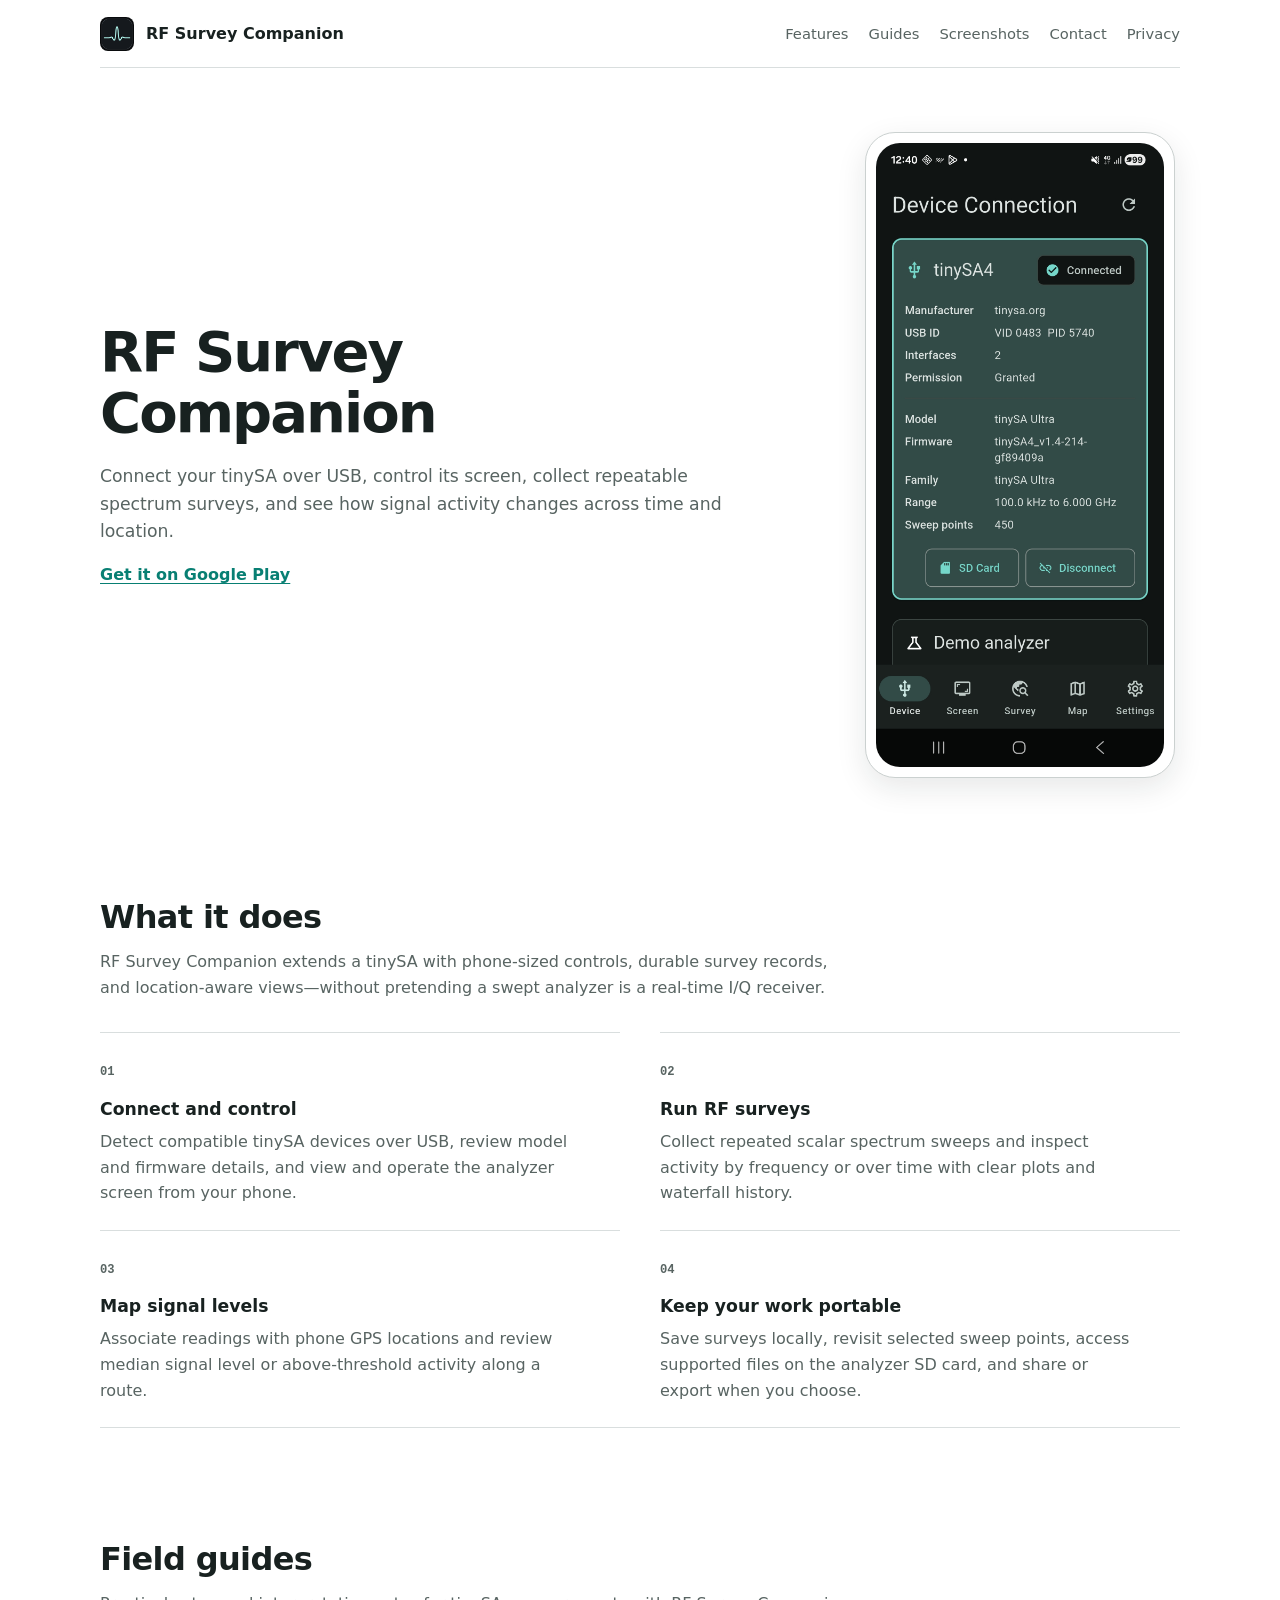
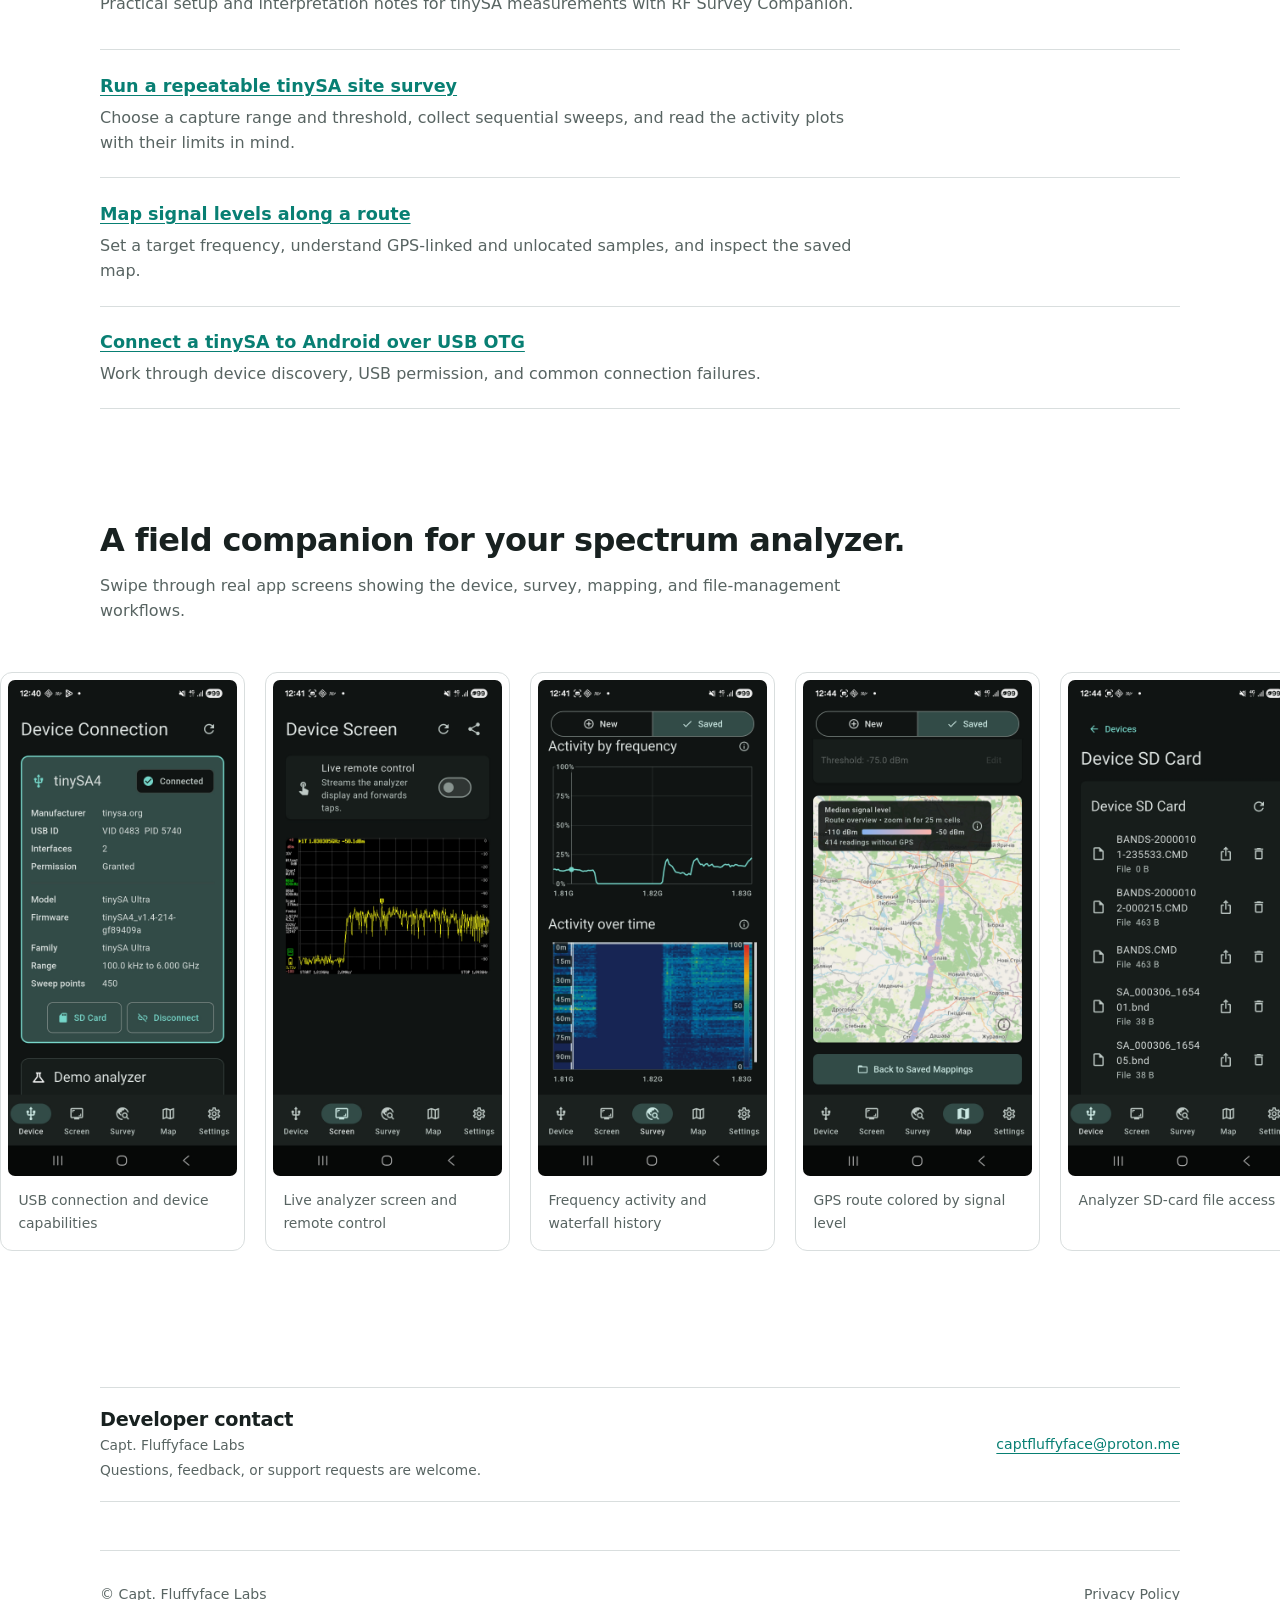
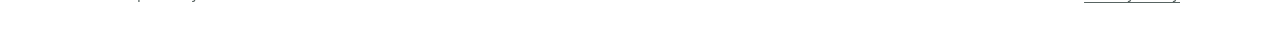
<file: index.html>
<!doctype html>
<html lang="en">
<head>
<!-- Google tag (gtag.js) -->
<script async src="https://www.googletagmanager.com/gtag/js?id=G-D0P46Y634H"></script>
<script>
  window.dataLayer = window.dataLayer || [];
  function gtag(){dataLayer.push(arguments);}
  gtag('js', new Date());

  gtag('config', 'G-D0P46Y634H');
</script>
  <meta charset="utf-8">
  <meta name="viewport" content="width=device-width, initial-scale=1">
  <meta name="description" content="RF Survey Companion is an Android companion for tinySA devices with phone-based screen control, RF surveys, mapping, and local exports.">
  <meta name="theme-color" content="#ffffff">
  <title>RF Survey Companion — TinySA field companion</title>
  <style>
    :root {
      color-scheme: light;
      --bg: #ffffff;
      --surface: #f7f8f8;
      --line: #d9dede;
      --text: #182120;
      --muted: #586462;
      --accent: #087f73;
      --max: 1080px;
    }

    * { box-sizing: border-box; }

    html { scroll-behavior: smooth; }

    body {
      margin: 0;
      background: var(--bg);
      color: var(--text);
      font-family: Inter, ui-sans-serif, system-ui, -apple-system, BlinkMacSystemFont, "Segoe UI", sans-serif;
      line-height: 1.6;
    }

    a { color: inherit; }

    .wrap {
      width: min(calc(100% - 2rem), var(--max));
      margin-inline: auto;
    }

    header {
      display: flex;
      align-items: center;
      justify-content: space-between;
      min-height: 68px;
      border-bottom: 1px solid var(--line);
      gap: 1rem;
    }

    .brand {
      display: inline-flex;
      align-items: center;
      gap: .75rem;
      color: var(--text);
      font-size: 1rem;
      font-weight: 700;
      text-decoration: none;
    }

    .brand-mark {
      width: 34px;
      height: 34px;
      border-radius: 8px;
    }

    nav { display: flex; gap: 1.25rem; }
    nav a { color: var(--muted); font-size: .92rem; text-decoration: none; }
    nav a:hover, nav a:focus-visible { color: var(--text); text-decoration: underline; }

    .hero {
      display: grid;
      grid-template-columns: minmax(0, 1fr) minmax(250px, 320px);
      align-items: center;
      gap: clamp(2.5rem, 7vw, 6rem);
      padding: 4rem 0;
    }

    .eyebrow {
      margin: 0 0 1rem;
      color: var(--accent);
      font-size: .78rem;
      font-weight: 800;
      letter-spacing: .16em;
      text-transform: uppercase;
    }

    h1 {
      max-width: 620px;
      margin: 0;
      font-size: clamp(2.2rem, 5vw, 3.5rem);
      font-weight: 650;
      letter-spacing: -.035em;
      line-height: 1.08;
    }

    .hero-copy {
      max-width: 650px;
      margin: 1.25rem 0 0;
      color: var(--muted);
      font-size: 1.08rem;
    }

    .store-link {
      display: inline-block;
      margin-top: 1rem;
      color: var(--accent);
      font-weight: 600;
      text-underline-offset: 3px;
    }

    .phone {
      position: relative;
      width: min(100%, 310px);
      margin-inline: auto;
      padding: 10px;
      overflow: hidden;
      border: 1px solid #cbd1d0;
      border-radius: 30px;
      background: #ffffff;
      box-shadow: 0 10px 30px rgba(24, 33, 32, .1);
    }

    .phone img { display: block; width: 100%; height: auto; border-radius: 24px; }

    section { padding: 3.5rem 0; }

    .section-heading {
      display: grid;
      grid-template-columns: 1fr;
      gap: .8rem;
      align-items: start;
      margin-bottom: 2rem;
    }

    h2 { margin: 0; font-size: clamp(1.5rem, 3vw, 2rem); letter-spacing: -.02em; line-height: 1.2; }
    .section-heading p { max-width: 760px; margin: 0; color: var(--muted); }

    .features {
      display: grid;
      grid-template-columns: repeat(2, minmax(0, 1fr));
      gap: 0 2.5rem;
      border-bottom: 1px solid var(--line);
    }

    .feature { padding: 1.5rem 0; border-top: 1px solid var(--line); background: var(--bg); }
    .feature-number { color: var(--muted); font: 600 .76rem/1 ui-monospace, SFMono-Regular, Menlo, monospace; }
    .feature h3 { margin: .8rem 0 .35rem; font-size: 1.08rem; }
    .feature p { max-width: 470px; margin: 0; color: var(--muted); }

    .guides { border-bottom: 1px solid var(--line); }
    .guide { padding: 1.35rem 0; border-top: 1px solid var(--line); }
    .guide h3 { margin: 0 0 .3rem; font-size: 1.1rem; }
    .guide h3 a { color: var(--accent); text-underline-offset: 3px; }
    .guide p { max-width: 760px; margin: 0; color: var(--muted); }

    .gallery-shell {
      margin-inline: calc((100vw - min(100vw - 2rem, var(--max))) / -2);
      overflow: hidden;
    }

    .gallery {
      display: grid;
      grid-auto-columns: minmax(245px, 325px);
      grid-auto-flow: column;
      gap: 1.25rem;
      overflow-x: auto;
      padding: 1rem max(1rem, calc((100vw - var(--max)) / 2)) 2rem;
      scroll-snap-type: x mandatory;
      scrollbar-color: #aeb8b6 transparent;
    }

    figure {
      margin: 0;
      padding: 7px;
      border: 1px solid var(--line);
      border-radius: 12px;
      background: #ffffff;
      scroll-snap-align: start;
    }

    figure img { display: block; width: 100%; height: auto; border-radius: 7px; }
    figcaption { padding: .85rem .65rem .55rem; color: var(--muted); font-size: .87rem; }

    #contact { padding: 3rem 0; }

    .contact {
      display: flex;
      align-items: center;
      justify-content: space-between;
      gap: 2rem;
      padding: 1.25rem 0;
      border-top: 1px solid var(--line);
      border-bottom: 1px solid var(--line);
    }

    .contact .eyebrow { margin-bottom: .35rem; font-size: .68rem; }
    .contact h2 { font-size: 1.2rem; letter-spacing: -.015em; }
    .contact p { margin: .2rem 0 0; color: var(--muted); font-size: .86rem; }
    .contact a { flex: 0 0 auto; color: var(--accent); font-size: .88rem; text-underline-offset: 4px; }

    footer {
      display: flex;
      justify-content: space-between;
      gap: 1.5rem;
      padding: 2rem 0 3rem;
      border-top: 1px solid var(--line);
      color: var(--muted);
      font-size: .88rem;
    }

    footer p { margin: 0; }
    footer a { text-underline-offset: 3px; }

    @media (max-width: 720px) {
      nav { display: none; }
      .hero { grid-template-columns: 1fr; padding-top: 3rem; text-align: left; }
      .phone { width: min(78vw, 310px); }
      .features { grid-template-columns: 1fr; }
      .contact { align-items: flex-start; flex-direction: column; }
      footer { flex-direction: column; }
    }

    @media (prefers-reduced-motion: reduce) {
      html { scroll-behavior: auto; }
    }
  </style>
</head>
<body>
  <header class="wrap">
    <a class="brand" href="#top" aria-label="RF Survey Companion home">
      <img class="brand-mark" src="assets/app-icon.png" alt="" width="512" height="512">
      <span>RF Survey Companion</span>
    </a>
    <nav aria-label="Main navigation">
      <a href="#features">Features</a>
      <a href="#guides">Guides</a>
      <a href="#screenshots">Screenshots</a>
      <a href="#contact">Contact</a>
      <a href="privacy/">Privacy</a>
    </nav>
  </header>

  <main id="top">
    <div class="hero wrap">
      <div>
        <h1>RF Survey Companion</h1>
        <p class="hero-copy">Connect your tinySA over USB, control its screen, collect repeatable spectrum surveys, and see how signal activity changes across time and location.</p>
        <a class="store-link" href="https://play.google.com/store/apps/details?id=com.captfluffyface.rfsurveycompanion">Get it on Google Play</a>
      </div>
      <div class="phone">
        <img src="assets/screenshots/device-connection.jpg" alt="RF Survey Companion showing a connected tinySA Ultra" width="1080" height="2340">
      </div>
    </div>

    <section id="features" class="wrap">
      <div class="section-heading">
        <h2>What it does</h2>
        <p>RF Survey Companion extends a tinySA with phone-sized controls, durable survey records, and location-aware views—without pretending a swept analyzer is a real-time I/Q receiver.</p>
      </div>

      <div class="features">
        <article class="feature">
          <span class="feature-number">01</span>
          <h3>Connect and control</h3>
          <p>Detect compatible tinySA devices over USB, review model and firmware details, and view and operate the analyzer screen from your phone.</p>
        </article>
        <article class="feature">
          <span class="feature-number">02</span>
          <h3>Run RF surveys</h3>
          <p>Collect repeated scalar spectrum sweeps and inspect activity by frequency or over time with clear plots and waterfall history.</p>
        </article>
        <article class="feature">
          <span class="feature-number">03</span>
          <h3>Map signal levels</h3>
          <p>Associate readings with phone GPS locations and review median signal level or above-threshold activity along a route.</p>
        </article>
        <article class="feature">
          <span class="feature-number">04</span>
          <h3>Keep your work portable</h3>
          <p>Save surveys locally, revisit selected sweep points, access supported files on the analyzer SD card, and share or export when you choose.</p>
        </article>
      </div>
    </section>

    <section id="guides" class="wrap">
      <div class="section-heading">
        <h2>Field guides</h2>
        <p>Practical setup and interpretation notes for tinySA measurements with RF Survey Companion.</p>
      </div>
      <div class="guides">
        <article class="guide">
          <h3><a href="guides/stationary-survey/">Run a repeatable tinySA site survey</a></h3>
          <p>Choose a capture range and threshold, collect sequential sweeps, and read the activity plots with their limits in mind.</p>
        </article>
        <article class="guide">
          <h3><a href="guides/route-mapping/">Map signal levels along a route</a></h3>
          <p>Set a target frequency, understand GPS-linked and unlocated samples, and inspect the saved map.</p>
        </article>
        <article class="guide">
          <h3><a href="guides/usb-connection/">Connect a tinySA to Android over USB OTG</a></h3>
          <p>Work through device discovery, USB permission, and common connection failures.</p>
        </article>
      </div>
    </section>

    <section id="screenshots" class="wrap">
      <div class="section-heading">
        <h2>A field companion for your spectrum analyzer.</h2>
        <p>Swipe through real app screens showing the device, survey, mapping, and file-management workflows.</p>
      </div>

      <div class="gallery-shell">
        <div class="gallery" aria-label="RF Survey Companion screenshots">
          <figure><img src="assets/screenshots/device-connection.jpg" alt="Connected tinySA Ultra device details" width="1080" height="2340" loading="lazy"><figcaption>USB connection and device capabilities</figcaption></figure>
          <figure><img src="assets/screenshots/remote-screen.jpg" alt="Live remote control showing the tinySA spectrum display" width="1080" height="2340" loading="lazy"><figcaption>Live analyzer screen and remote control</figcaption></figure>
          <figure><img src="assets/screenshots/survey-overview.jpg" alt="RF survey charts showing activity by frequency and over time" width="1080" height="2340" loading="lazy"><figcaption>Frequency activity and waterfall history</figcaption></figure>
          <figure><img src="assets/screenshots/mapping-route.jpg" alt="Saved route map colored by median signal level" width="1080" height="2340" loading="lazy"><figcaption>GPS route colored by signal level</figcaption></figure>
          <figure><img src="assets/screenshots/device-sd-card.jpg" alt="TinySA SD card file browser" width="1080" height="2340" loading="lazy"><figcaption>Analyzer SD-card file access</figcaption></figure>
        </div>
      </div>
    </section>

    <section id="contact" class="wrap">
      <div class="contact">
        <div>
          <h2>Developer contact</h2>
          <p>Capt. Fluffyface Labs</p>
          <p>Questions, feedback, or support requests are welcome.</p>
        </div>
        <a href="mailto:captfluffyface@proton.me">captfluffyface@proton.me</a>
      </div>
    </section>
  </main>

  <footer class="wrap">
    <p>© Capt. Fluffyface Labs</p>
    <p><a href="privacy/">Privacy Policy</a></p>
  </footer>
</body>
</html>
</file>
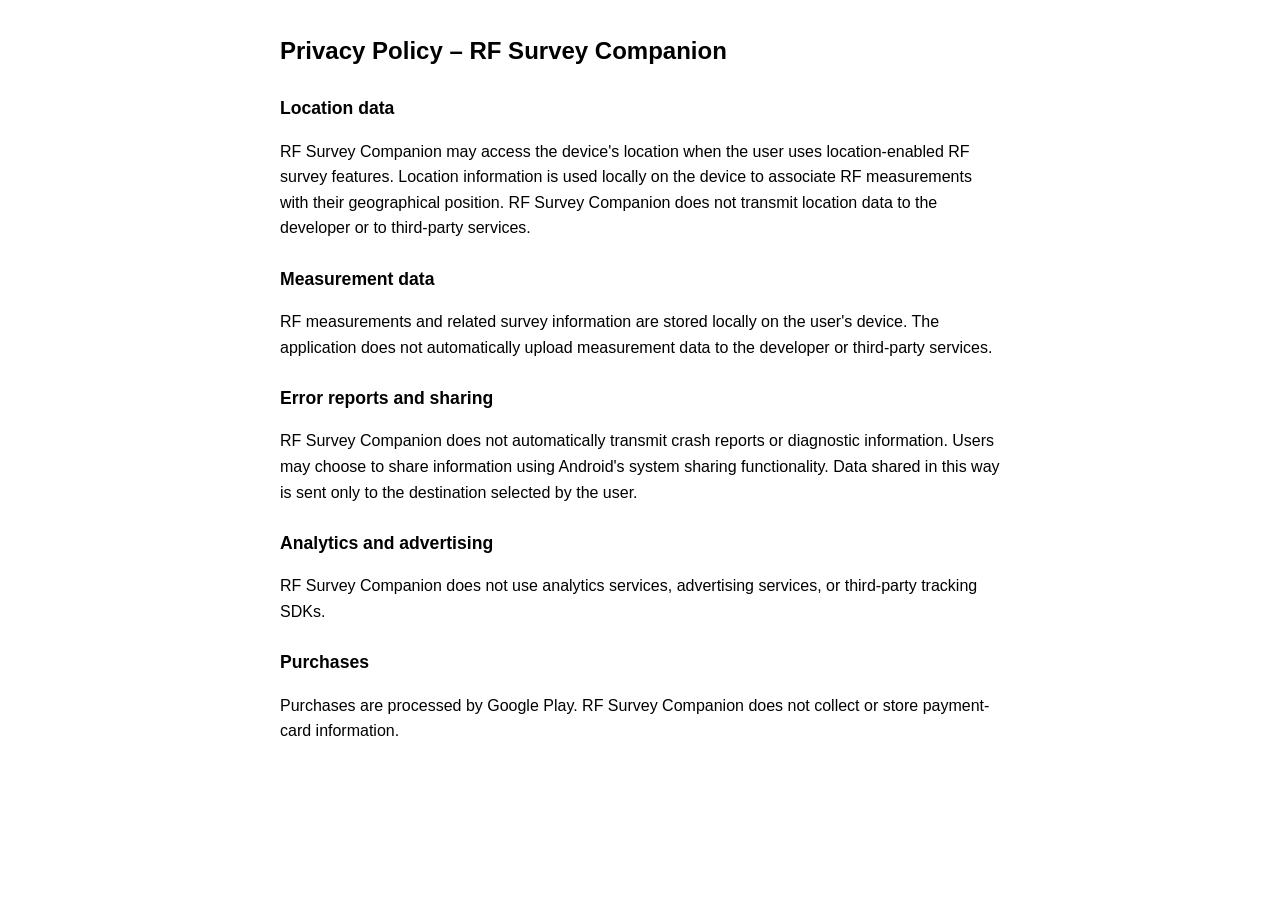
<file: privacy/index.html>
<!DOCTYPE html>
<html lang="en">
<head>
<!-- Google tag (gtag.js) -->
<script async src="https://www.googletagmanager.com/gtag/js?id=G-D0P46Y634H"></script>
<script>
  window.dataLayer = window.dataLayer || [];
  function gtag(){dataLayer.push(arguments);}
  gtag('js', new Date());

  gtag('config', 'G-D0P46Y634H');
</script>
  <meta charset="UTF-8">
  <meta name="viewport" content="width=device-width, initial-scale=1.0">
  <title>Privacy Policy – RF Survey Companion</title>
  <style>
    body { font-family: sans-serif; max-width: 720px; margin: 2rem auto; padding: 0 1rem; line-height: 1.6; }
    h1 { font-size: 1.5rem; }
    h2 { font-size: 1.1rem; margin-top: 1.5rem; }
  </style>
</head>
<body>
  <h1>Privacy Policy – RF Survey Companion</h1>

  <h2>Location data</h2>
  <p>RF Survey Companion may access the device's location when the user uses location-enabled RF survey features. Location information is used locally on the device to associate RF measurements with their geographical position. RF Survey Companion does not transmit location data to the developer or to third-party services.</p>

  <h2>Measurement data</h2>
  <p>RF measurements and related survey information are stored locally on the user's device. The application does not automatically upload measurement data to the developer or third-party services.</p>

  <h2>Error reports and sharing</h2>
  <p>RF Survey Companion does not automatically transmit crash reports or diagnostic information. Users may choose to share information using Android's system sharing functionality. Data shared in this way is sent only to the destination selected by the user.</p>

  <h2>Analytics and advertising</h2>
  <p>RF Survey Companion does not use analytics services, advertising services, or third-party tracking SDKs.</p>

  <h2>Purchases</h2>
  <p>Purchases are processed by Google Play. RF Survey Companion does not collect or store payment-card information.</p>
</body>
</html>
</file>
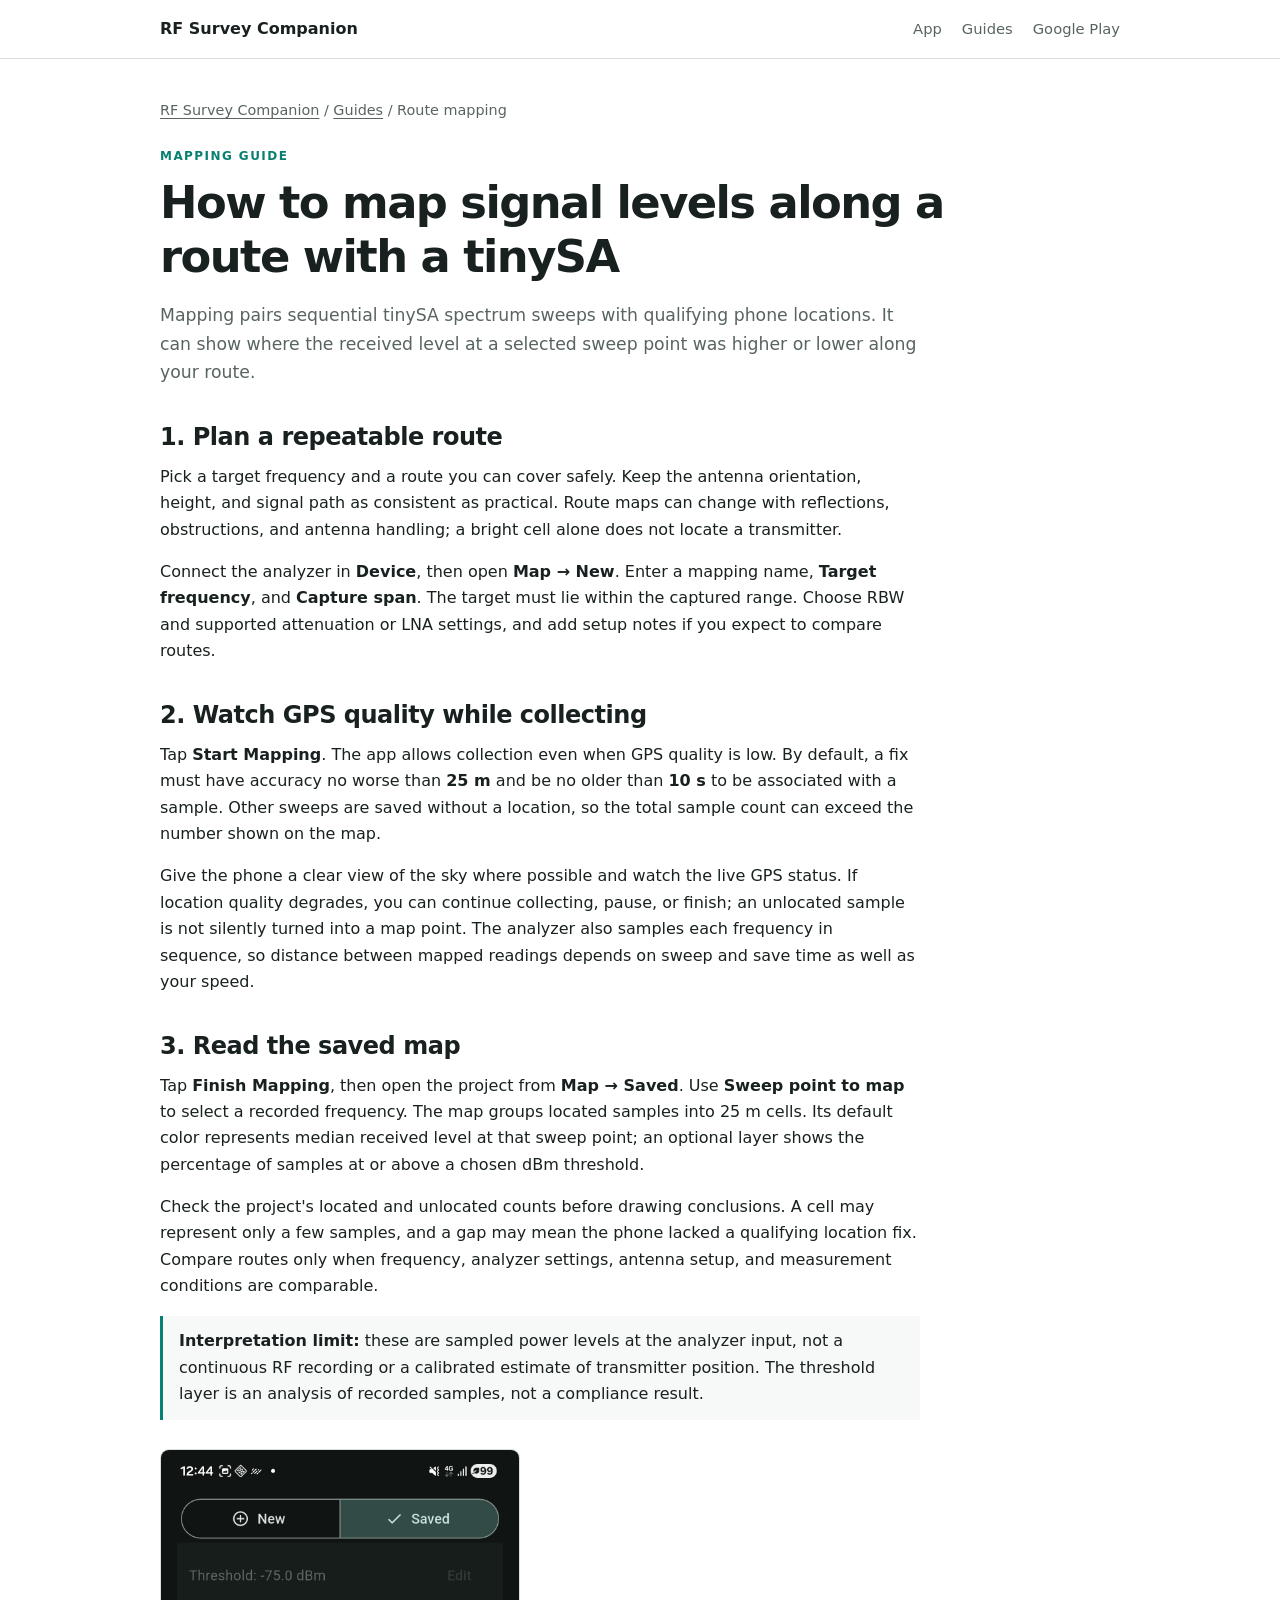
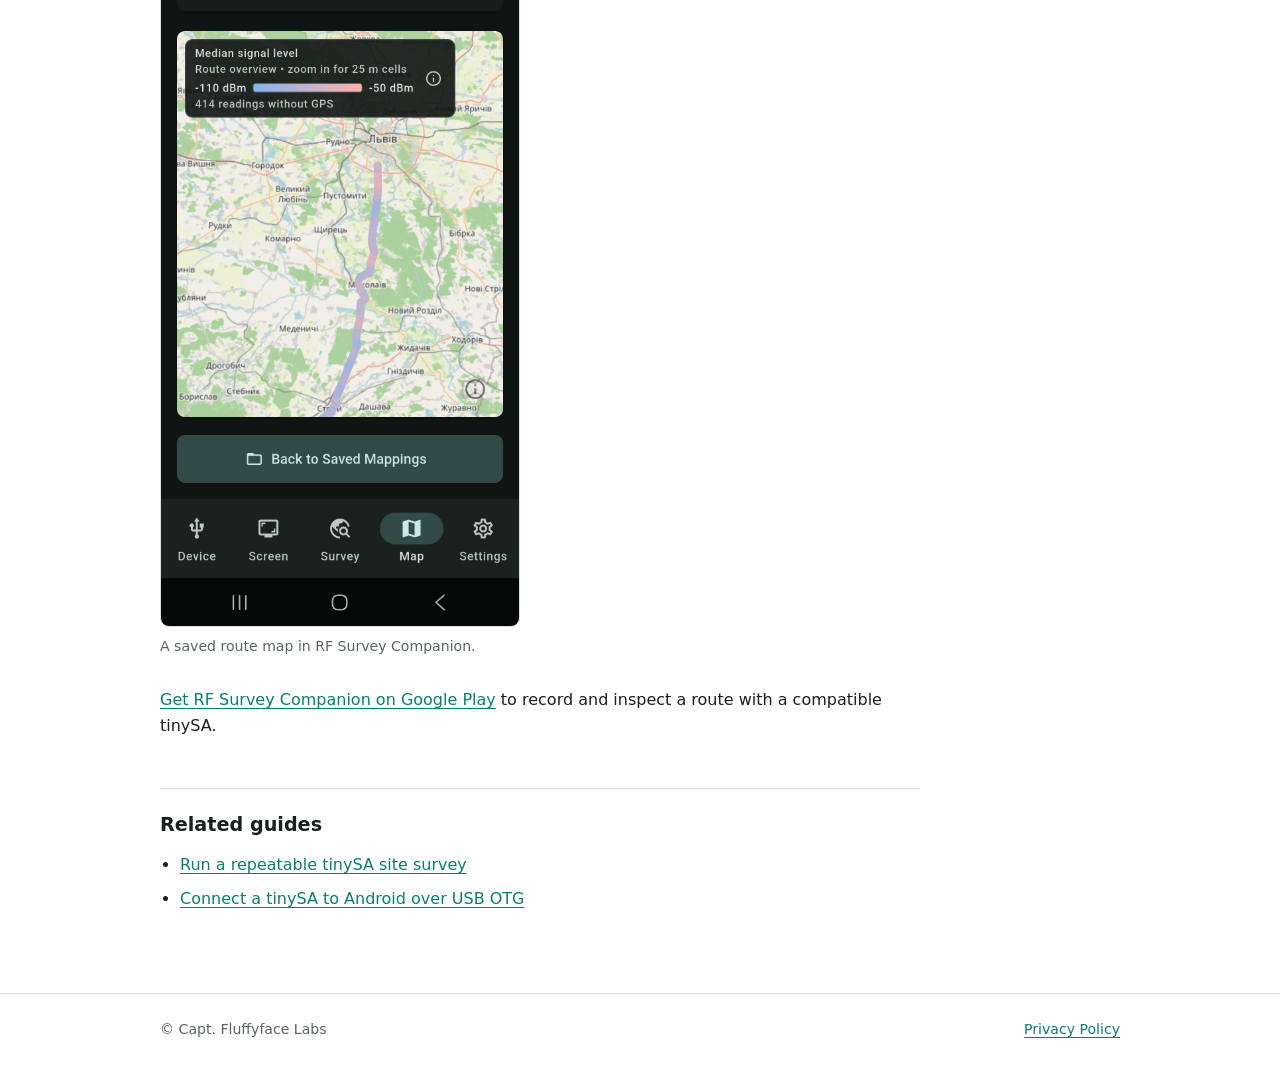
<file: guides/route-mapping/index.html>
<!doctype html>
<html lang="en">
<head>
  <!-- Google tag (gtag.js) -->
  <script async src="https://www.googletagmanager.com/gtag/js?id=G-D0P46Y634H"></script>
  <script>
    window.dataLayer = window.dataLayer || [];
    function gtag(){dataLayer.push(arguments);}
    gtag('js', new Date());
    gtag('config', 'G-D0P46Y634H');
  </script>
  <meta charset="utf-8">
  <meta name="viewport" content="width=device-width, initial-scale=1">
  <meta name="description" content="Use a tinySA and RF Survey Companion to map sampled signal levels along a route, understand GPS-linked samples, and inspect the saved frequency map.">
  <meta name="theme-color" content="#ffffff">
  <link rel="canonical" href="https://capt-fluffyface-labs.github.io/rfsc/guides/route-mapping/">
  <link rel="stylesheet" href="../../assets/guides.css">
  <title>How to map signal levels with a tinySA | RF Survey Companion</title>
</head>
<body>
  <header class="site-header">
    <div class="wrap">
      <a class="brand" href="../../">RF Survey Companion</a>
      <nav class="site-nav" aria-label="Site navigation">
        <a href="../../">App</a>
        <a href="../../#guides">Guides</a>
        <a href="https://play.google.com/store/apps/details?id=com.captfluffyface.rfsurveycompanion">Google Play</a>
      </nav>
    </div>
  </header>
  <main class="wrap">
    <p class="breadcrumbs"><a href="../../">RF Survey Companion</a> / <a href="../../#guides">Guides</a> / Route mapping</p>
    <p class="eyebrow">Mapping guide</p>
    <h1>How to map signal levels along a route with a tinySA</h1>
    <p class="lead">Mapping pairs sequential tinySA spectrum sweeps with qualifying phone locations. It can show where the received level at a selected sweep point was higher or lower along your route.</p>

    <div class="article-body">
      <h2>1. Plan a repeatable route</h2>
      <p>Pick a target frequency and a route you can cover safely. Keep the antenna orientation, height, and signal path as consistent as practical. Route maps can change with reflections, obstructions, and antenna handling; a bright cell alone does not locate a transmitter.</p>
      <p>Connect the analyzer in <strong>Device</strong>, then open <strong>Map → New</strong>. Enter a mapping name, <strong>Target frequency</strong>, and <strong>Capture span</strong>. The target must lie within the captured range. Choose RBW and supported attenuation or LNA settings, and add setup notes if you expect to compare routes.</p>

      <h2>2. Watch GPS quality while collecting</h2>
      <p>Tap <strong>Start Mapping</strong>. The app allows collection even when GPS quality is low. By default, a fix must have accuracy no worse than <strong>25 m</strong> and be no older than <strong>10 s</strong> to be associated with a sample. Other sweeps are saved without a location, so the total sample count can exceed the number shown on the map.</p>
      <p>Give the phone a clear view of the sky where possible and watch the live GPS status. If location quality degrades, you can continue collecting, pause, or finish; an unlocated sample is not silently turned into a map point. The analyzer also samples each frequency in sequence, so distance between mapped readings depends on sweep and save time as well as your speed.</p>

      <h2>3. Read the saved map</h2>
      <p>Tap <strong>Finish Mapping</strong>, then open the project from <strong>Map → Saved</strong>. Use <strong>Sweep point to map</strong> to select a recorded frequency. The map groups located samples into 25 m cells. Its default color represents median received level at that sweep point; an optional layer shows the percentage of samples at or above a chosen dBm threshold.</p>
      <p>Check the project's located and unlocated counts before drawing conclusions. A cell may represent only a few samples, and a gap may mean the phone lacked a qualifying location fix. Compare routes only when frequency, analyzer settings, antenna setup, and measurement conditions are comparable.</p>
      <p class="note"><strong>Interpretation limit:</strong> these are sampled power levels at the analyzer input, not a continuous RF recording or a calibrated estimate of transmitter position. The threshold layer is an analysis of recorded samples, not a compliance result.</p>

      <figure>
        <img src="../../assets/screenshots/mapping-route.jpg" alt="Saved mapping route colored by received signal level" width="1080" height="2340" loading="lazy">
        <figcaption>A saved route map in RF Survey Companion.</figcaption>
      </figure>
      <p><a href="https://play.google.com/store/apps/details?id=com.captfluffyface.rfsurveycompanion">Get RF Survey Companion on Google Play</a> to record and inspect a route with a compatible tinySA.</p>
    </div>

    <aside class="related" aria-label="Related guides">
      <h2>Related guides</h2>
      <ul>
        <li><a href="../stationary-survey/">Run a repeatable tinySA site survey</a></li>
        <li><a href="../usb-connection/">Connect a tinySA to Android over USB OTG</a></li>
      </ul>
    </aside>
  </main>
  <footer class="site-footer"><div class="wrap"><p>© Capt. Fluffyface Labs</p><p><a href="../../privacy/">Privacy Policy</a></p></div></footer>
</body>
</html>
</file>
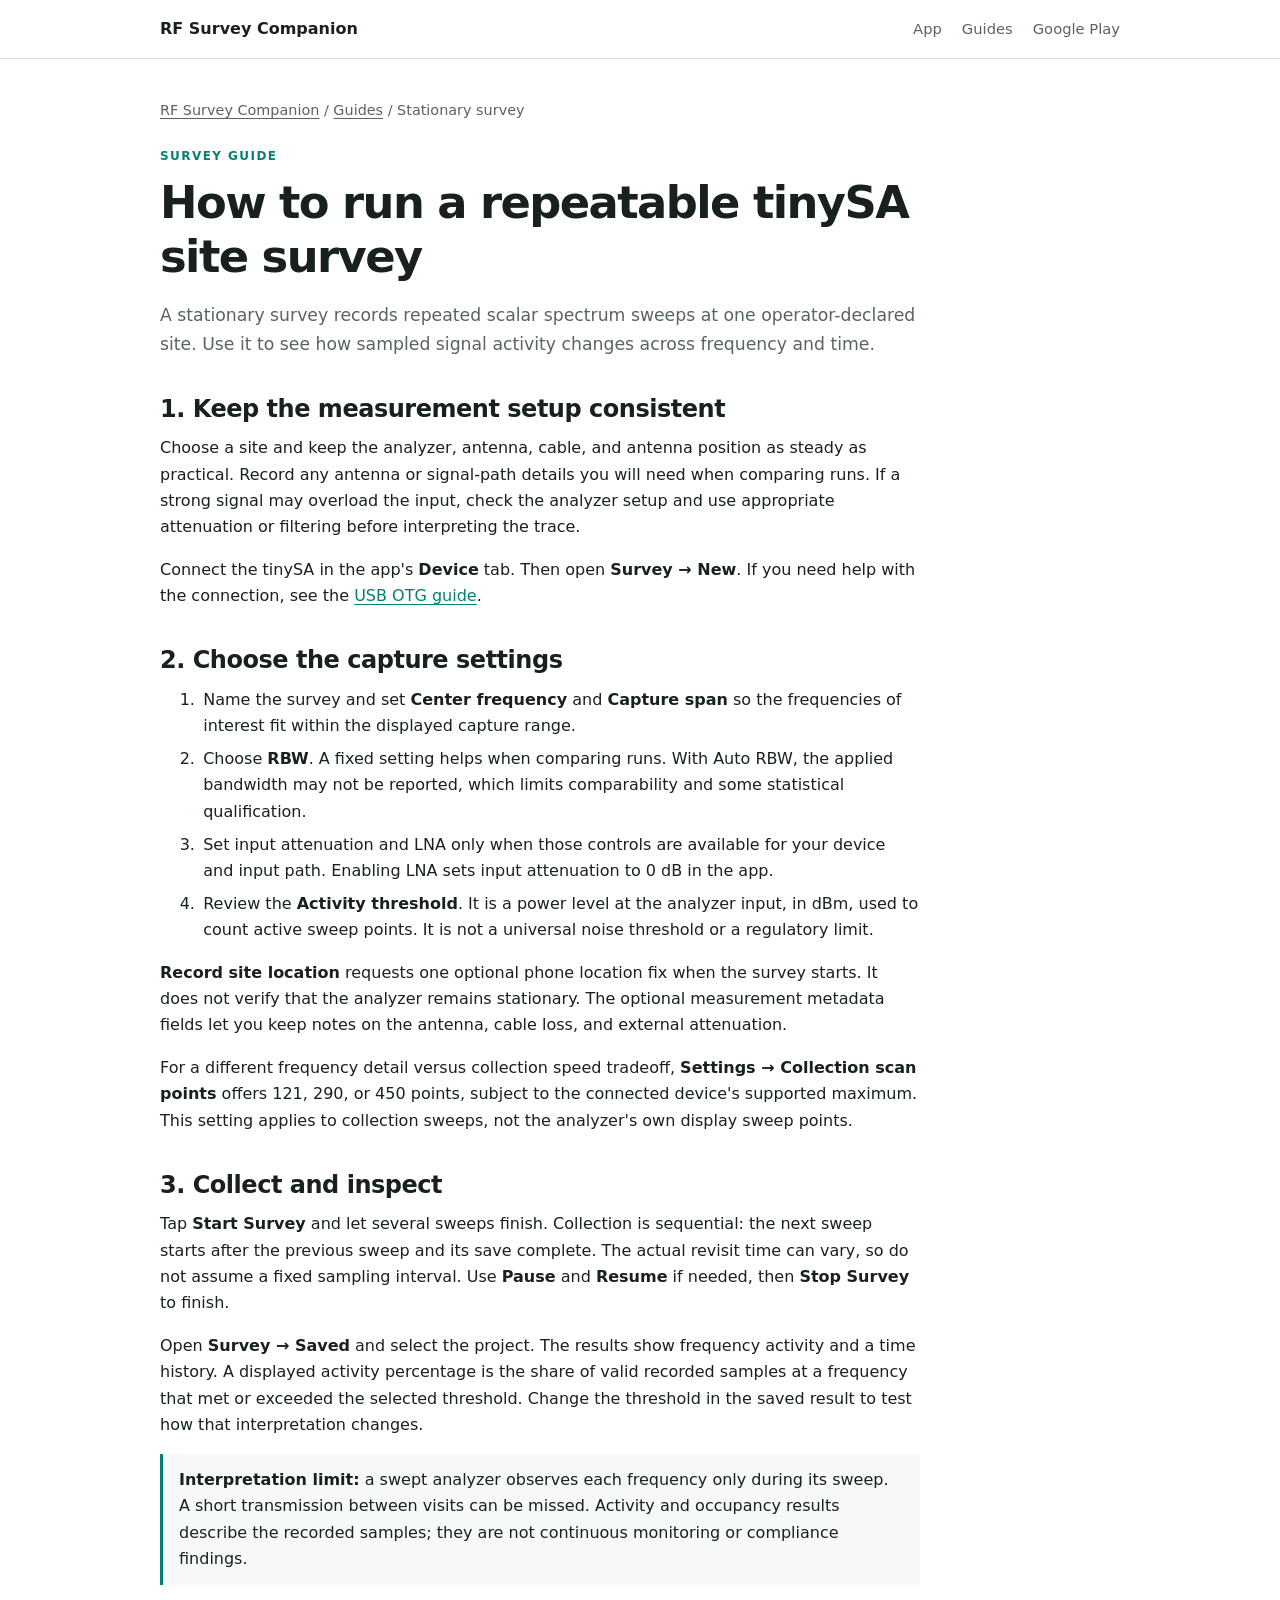
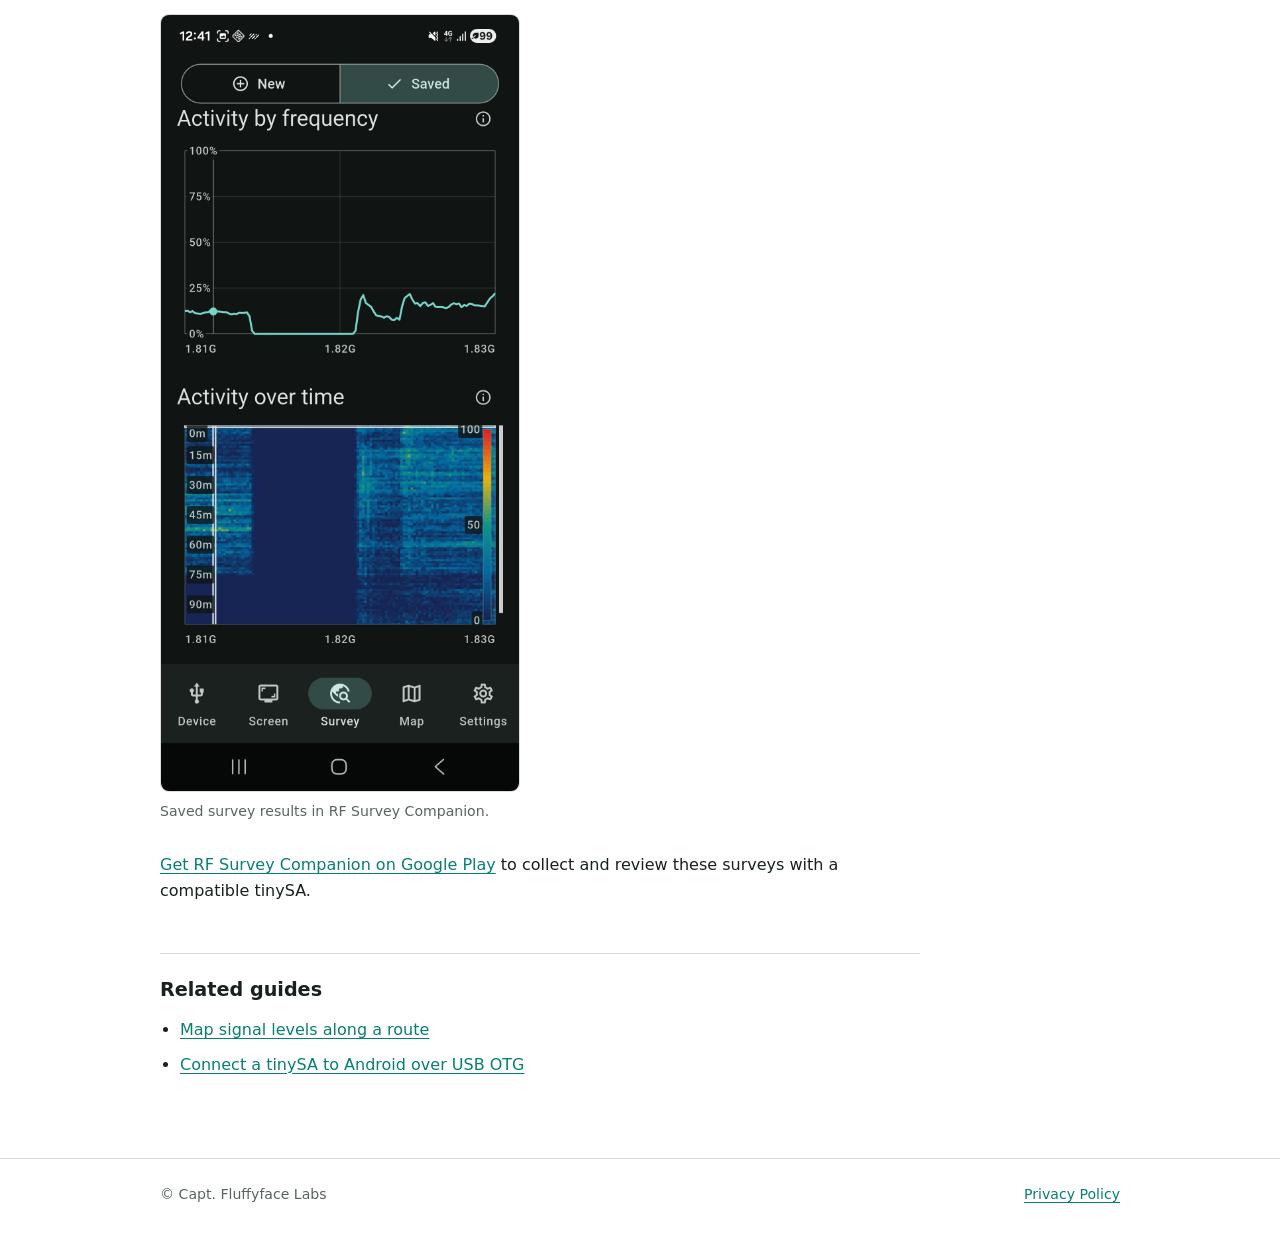
<file: guides/stationary-survey/index.html>
<!doctype html>
<html lang="en">
<head>
  <!-- Google tag (gtag.js) -->
  <script async src="https://www.googletagmanager.com/gtag/js?id=G-D0P46Y634H"></script>
  <script>
    window.dataLayer = window.dataLayer || [];
    function gtag(){dataLayer.push(arguments);}
    gtag('js', new Date());
    gtag('config', 'G-D0P46Y634H');
  </script>
  <meta charset="utf-8">
  <meta name="viewport" content="width=device-width, initial-scale=1">
  <meta name="description" content="Set up a stationary tinySA spectrum survey in RF Survey Companion, collect repeatable sweeps, and interpret threshold activity and revisit timing.">
  <meta name="theme-color" content="#ffffff">
  <link rel="canonical" href="https://capt-fluffyface-labs.github.io/rfsc/guides/stationary-survey/">
  <link rel="stylesheet" href="../../assets/guides.css">
  <title>How to run a repeatable tinySA site survey | RF Survey Companion</title>
</head>
<body>
  <header class="site-header">
    <div class="wrap">
      <a class="brand" href="../../">RF Survey Companion</a>
      <nav class="site-nav" aria-label="Site navigation">
        <a href="../../">App</a>
        <a href="../../#guides">Guides</a>
        <a href="https://play.google.com/store/apps/details?id=com.captfluffyface.rfsurveycompanion">Google Play</a>
      </nav>
    </div>
  </header>
  <main class="wrap">
    <p class="breadcrumbs"><a href="../../">RF Survey Companion</a> / <a href="../../#guides">Guides</a> / Stationary survey</p>
    <p class="eyebrow">Survey guide</p>
    <h1>How to run a repeatable tinySA site survey</h1>
    <p class="lead">A stationary survey records repeated scalar spectrum sweeps at one operator-declared site. Use it to see how sampled signal activity changes across frequency and time.</p>

    <div class="article-body">
      <h2>1. Keep the measurement setup consistent</h2>
      <p>Choose a site and keep the analyzer, antenna, cable, and antenna position as steady as practical. Record any antenna or signal-path details you will need when comparing runs. If a strong signal may overload the input, check the analyzer setup and use appropriate attenuation or filtering before interpreting the trace.</p>
      <p>Connect the tinySA in the app's <strong>Device</strong> tab. Then open <strong>Survey → New</strong>. If you need help with the connection, see the <a href="../usb-connection/">USB OTG guide</a>.</p>

      <h2>2. Choose the capture settings</h2>
      <ol>
        <li>Name the survey and set <strong>Center frequency</strong> and <strong>Capture span</strong> so the frequencies of interest fit within the displayed capture range.</li>
        <li>Choose <strong>RBW</strong>. A fixed setting helps when comparing runs. With Auto RBW, the applied bandwidth may not be reported, which limits comparability and some statistical qualification.</li>
        <li>Set input attenuation and LNA only when those controls are available for your device and input path. Enabling LNA sets input attenuation to 0 dB in the app.</li>
        <li>Review the <strong>Activity threshold</strong>. It is a power level at the analyzer input, in dBm, used to count active sweep points. It is not a universal noise threshold or a regulatory limit.</li>
      </ol>
      <p><strong>Record site location</strong> requests one optional phone location fix when the survey starts. It does not verify that the analyzer remains stationary. The optional measurement metadata fields let you keep notes on the antenna, cable loss, and external attenuation.</p>
      <p>For a different frequency detail versus collection speed tradeoff, <strong>Settings → Collection scan points</strong> offers 121, 290, or 450 points, subject to the connected device's supported maximum. This setting applies to collection sweeps, not the analyzer's own display sweep points.</p>

      <h2>3. Collect and inspect</h2>
      <p>Tap <strong>Start Survey</strong> and let several sweeps finish. Collection is sequential: the next sweep starts after the previous sweep and its save complete. The actual revisit time can vary, so do not assume a fixed sampling interval. Use <strong>Pause</strong> and <strong>Resume</strong> if needed, then <strong>Stop Survey</strong> to finish.</p>
      <p>Open <strong>Survey → Saved</strong> and select the project. The results show frequency activity and a time history. A displayed activity percentage is the share of valid recorded samples at a frequency that met or exceeded the selected threshold. Change the threshold in the saved result to test how that interpretation changes.</p>
      <p class="note"><strong>Interpretation limit:</strong> a swept analyzer observes each frequency only during its sweep. A short transmission between visits can be missed. Activity and occupancy results describe the recorded samples; they are not continuous monitoring or compliance findings.</p>

      <figure>
        <img src="../../assets/screenshots/survey-overview.jpg" alt="Saved survey view showing frequency activity and time history" width="1080" height="2340" loading="lazy">
        <figcaption>Saved survey results in RF Survey Companion.</figcaption>
      </figure>
      <p><a href="https://play.google.com/store/apps/details?id=com.captfluffyface.rfsurveycompanion">Get RF Survey Companion on Google Play</a> to collect and review these surveys with a compatible tinySA.</p>
    </div>

    <aside class="related" aria-label="Related guides">
      <h2>Related guides</h2>
      <ul>
        <li><a href="../route-mapping/">Map signal levels along a route</a></li>
        <li><a href="../usb-connection/">Connect a tinySA to Android over USB OTG</a></li>
      </ul>
    </aside>
  </main>
  <footer class="site-footer"><div class="wrap"><p>© Capt. Fluffyface Labs</p><p><a href="../../privacy/">Privacy Policy</a></p></div></footer>
</body>
</html>
</file>
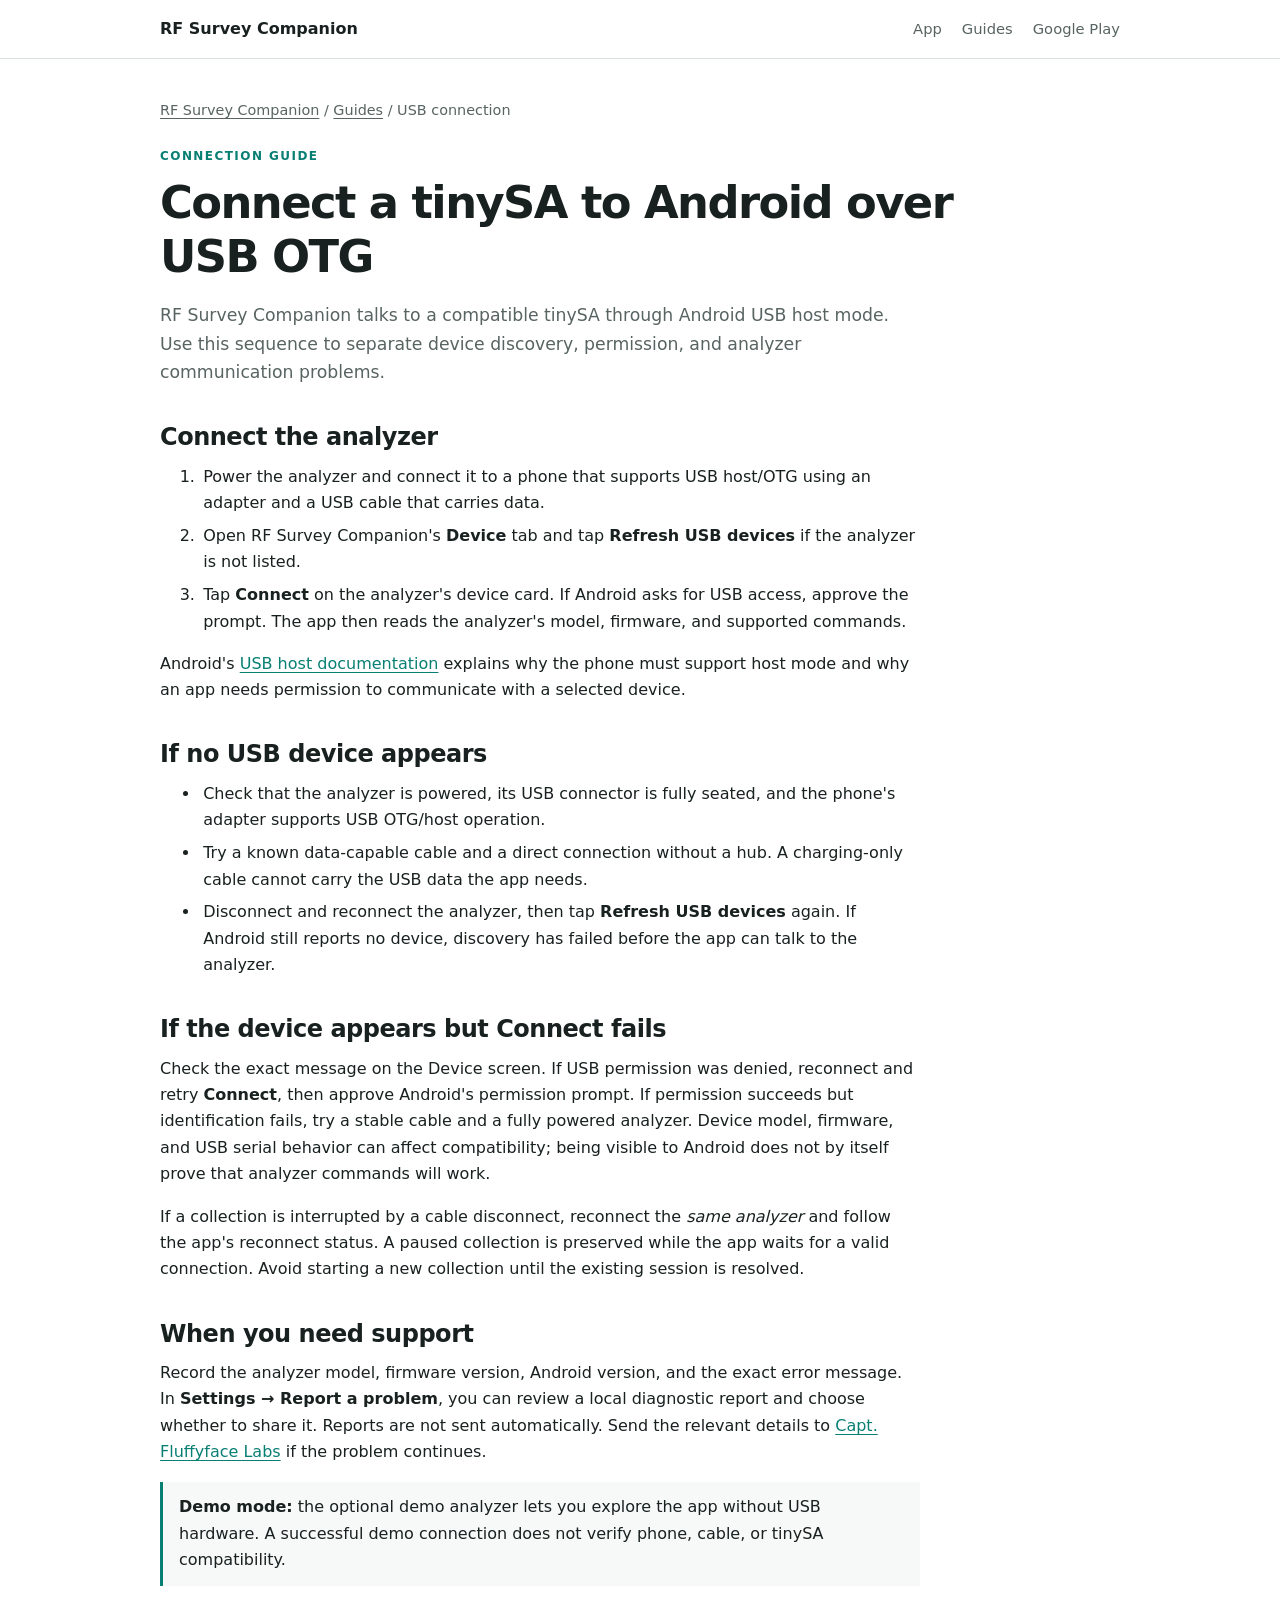
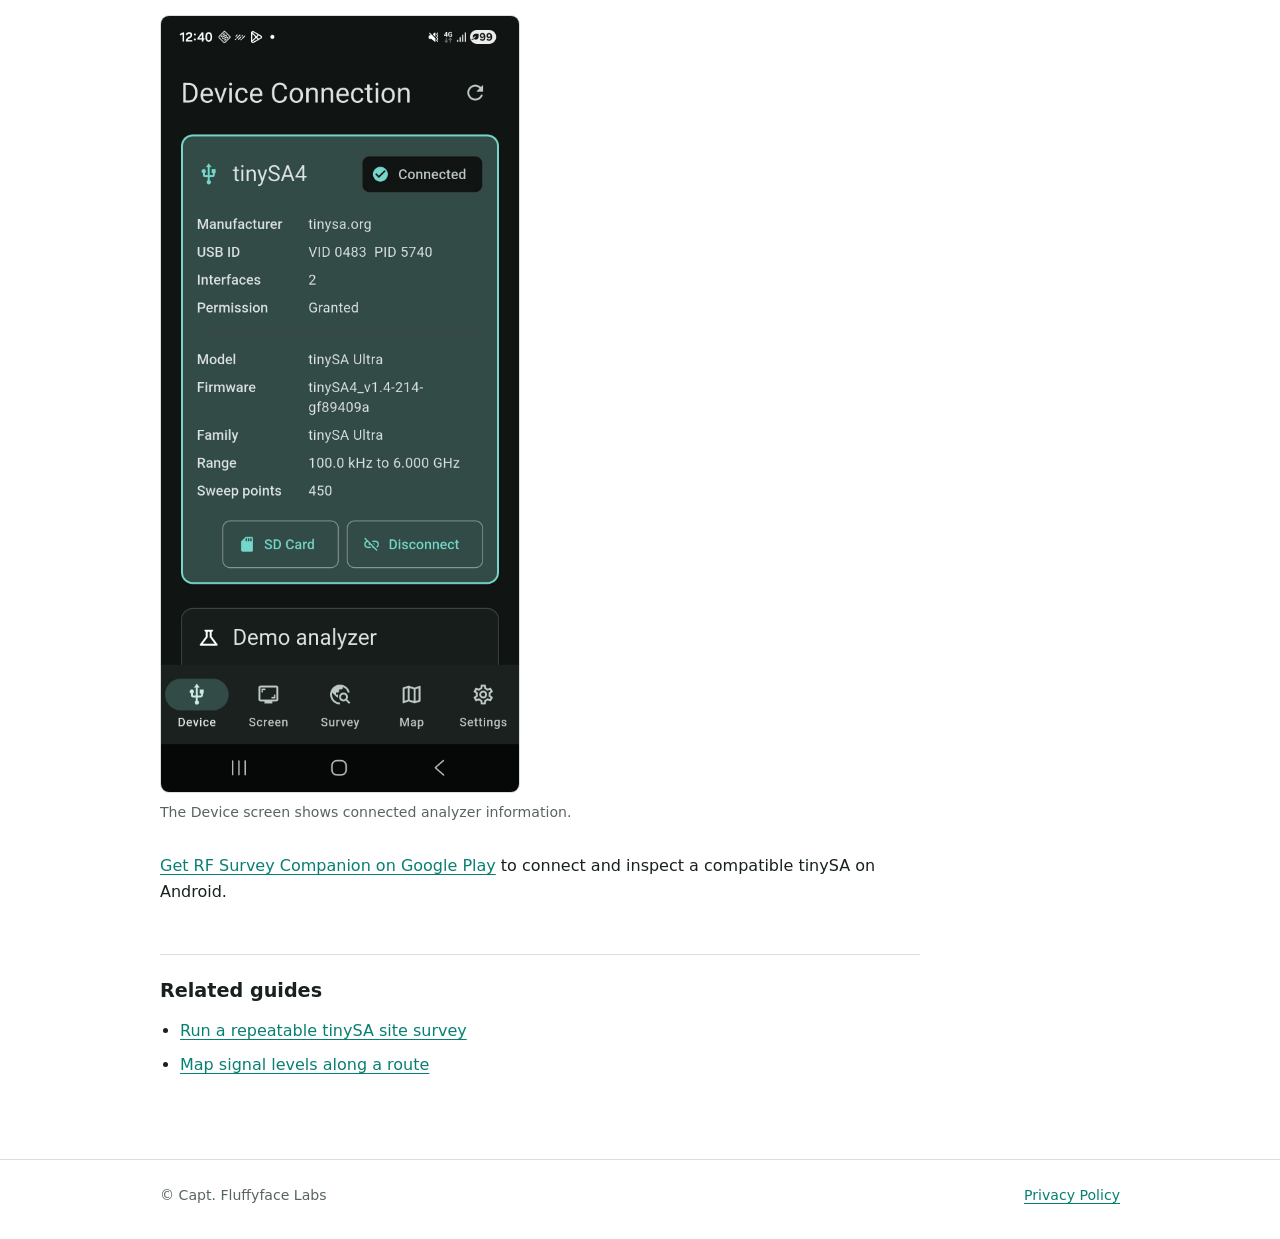
<file: guides/usb-connection/index.html>
<!doctype html>
<html lang="en">
<head>
  <!-- Google tag (gtag.js) -->
  <script async src="https://www.googletagmanager.com/gtag/js?id=G-D0P46Y634H"></script>
  <script>
    window.dataLayer = window.dataLayer || [];
    function gtag(){dataLayer.push(arguments);}
    gtag('js', new Date());
    gtag('config', 'G-D0P46Y634H');
  </script>
  <meta charset="utf-8">
  <meta name="viewport" content="width=device-width, initial-scale=1">
  <meta name="description" content="Troubleshoot tinySA USB OTG connection to RF Survey Companion on Android: device discovery, USB permission, cables, and interrupted connections.">
  <meta name="theme-color" content="#ffffff">
  <link rel="canonical" href="https://capt-fluffyface-labs.github.io/rfsc/guides/usb-connection/">
  <link rel="stylesheet" href="../../assets/guides.css">
  <title>tinySA USB OTG connection guide for Android | RF Survey Companion</title>
</head>
<body>
  <header class="site-header">
    <div class="wrap">
      <a class="brand" href="../../">RF Survey Companion</a>
      <nav class="site-nav" aria-label="Site navigation">
        <a href="../../">App</a>
        <a href="../../#guides">Guides</a>
        <a href="https://play.google.com/store/apps/details?id=com.captfluffyface.rfsurveycompanion">Google Play</a>
      </nav>
    </div>
  </header>
  <main class="wrap">
    <p class="breadcrumbs"><a href="../../">RF Survey Companion</a> / <a href="../../#guides">Guides</a> / USB connection</p>
    <p class="eyebrow">Connection guide</p>
    <h1>Connect a tinySA to Android over USB OTG</h1>
    <p class="lead">RF Survey Companion talks to a compatible tinySA through Android USB host mode. Use this sequence to separate device discovery, permission, and analyzer communication problems.</p>

    <div class="article-body">
      <h2>Connect the analyzer</h2>
      <ol>
        <li>Power the analyzer and connect it to a phone that supports USB host/OTG using an adapter and a USB cable that carries data.</li>
        <li>Open RF Survey Companion's <strong>Device</strong> tab and tap <strong>Refresh USB devices</strong> if the analyzer is not listed.</li>
        <li>Tap <strong>Connect</strong> on the analyzer's device card. If Android asks for USB access, approve the prompt. The app then reads the analyzer's model, firmware, and supported commands.</li>
      </ol>
      <p>Android's <a href="https://developer.android.com/develop/connectivity/usb/host">USB host documentation</a> explains why the phone must support host mode and why an app needs permission to communicate with a selected device.</p>

      <h2>If no USB device appears</h2>
      <ul>
        <li>Check that the analyzer is powered, its USB connector is fully seated, and the phone's adapter supports USB OTG/host operation.</li>
        <li>Try a known data-capable cable and a direct connection without a hub. A charging-only cable cannot carry the USB data the app needs.</li>
        <li>Disconnect and reconnect the analyzer, then tap <strong>Refresh USB devices</strong> again. If Android still reports no device, discovery has failed before the app can talk to the analyzer.</li>
      </ul>

      <h2>If the device appears but Connect fails</h2>
      <p>Check the exact message on the Device screen. If USB permission was denied, reconnect and retry <strong>Connect</strong>, then approve Android's permission prompt. If permission succeeds but identification fails, try a stable cable and a fully powered analyzer. Device model, firmware, and USB serial behavior can affect compatibility; being visible to Android does not by itself prove that analyzer commands will work.</p>
      <p>If a collection is interrupted by a cable disconnect, reconnect the <em>same analyzer</em> and follow the app's reconnect status. A paused collection is preserved while the app waits for a valid connection. Avoid starting a new collection until the existing session is resolved.</p>

      <h2>When you need support</h2>
      <p>Record the analyzer model, firmware version, Android version, and the exact error message. In <strong>Settings → Report a problem</strong>, you can review a local diagnostic report and choose whether to share it. Reports are not sent automatically. Send the relevant details to <a href="mailto:captfluffyface@proton.me">Capt. Fluffyface Labs</a> if the problem continues.</p>
      <p class="note"><strong>Demo mode:</strong> the optional demo analyzer lets you explore the app without USB hardware. A successful demo connection does not verify phone, cable, or tinySA compatibility.</p>

      <figure>
        <img src="../../assets/screenshots/device-connection.jpg" alt="Device screen showing a connected tinySA and its details" width="1080" height="2340" loading="lazy">
        <figcaption>The Device screen shows connected analyzer information.</figcaption>
      </figure>
      <p><a href="https://play.google.com/store/apps/details?id=com.captfluffyface.rfsurveycompanion">Get RF Survey Companion on Google Play</a> to connect and inspect a compatible tinySA on Android.</p>
    </div>

    <aside class="related" aria-label="Related guides">
      <h2>Related guides</h2>
      <ul>
        <li><a href="../stationary-survey/">Run a repeatable tinySA site survey</a></li>
        <li><a href="../route-mapping/">Map signal levels along a route</a></li>
      </ul>
    </aside>
  </main>
  <footer class="site-footer"><div class="wrap"><p>© Capt. Fluffyface Labs</p><p><a href="../../privacy/">Privacy Policy</a></p></div></footer>
</body>
</html>
</file>
<file: assets/guides.css>
:root {
  color-scheme: light;
  --text: #182120;
  --muted: #586462;
  --line: #d9dede;
  --surface: #f7f8f8;
  --accent: #087f73;
}

* { box-sizing: border-box; }
body {
  margin: 0;
  color: var(--text);
  background: #fff;
  font: 1rem/1.65 system-ui, -apple-system, BlinkMacSystemFont, "Segoe UI", sans-serif;
}
a { color: var(--accent); text-underline-offset: 3px; }
a:hover, a:focus-visible { text-decoration-thickness: 2px; }
.wrap { width: min(calc(100% - 2rem), 960px); margin-inline: auto; }
.site-header { border-bottom: 1px solid var(--line); }
.site-header .wrap { display: flex; align-items: center; justify-content: space-between; gap: 1rem; padding-block: 1rem; }
.brand { color: var(--text); font-weight: 700; text-decoration: none; }
.site-nav { display: flex; flex-wrap: wrap; gap: .5rem 1.25rem; font-size: .92rem; }
.site-nav a { color: var(--muted); text-decoration: none; }
.site-nav a:hover, .site-nav a:focus-visible { color: var(--text); text-decoration: underline; }
main { padding-block: 2.5rem 4rem; }
.breadcrumbs { margin: 0 0 1.5rem; color: var(--muted); font-size: .9rem; }
.breadcrumbs a { color: inherit; }
.eyebrow { margin: 0 0 .55rem; color: var(--accent); font-size: .75rem; font-weight: 700; letter-spacing: .12em; text-transform: uppercase; }
h1, h2, h3 { line-height: 1.22; }
h1 { max-width: 800px; margin: 0; font-size: clamp(2rem, 4vw, 2.8rem); letter-spacing: -.035em; }
.lead { max-width: 760px; margin: 1rem 0 0; color: var(--muted); font-size: 1.08rem; }
.article-body { max-width: 760px; }
.article-body h2 { margin: 2.3rem 0 .65rem; font-size: 1.5rem; letter-spacing: -.02em; }
.article-body h3 { margin: 1.5rem 0 .45rem; font-size: 1.08rem; }
.article-body p, .article-body ul, .article-body ol { margin: .7rem 0 1rem; }
.article-body li { padding-left: .2rem; margin-block: .4rem; }
.article-body strong { font-weight: 650; }
.note { padding: .8rem 1rem; border-left: 3px solid var(--accent); background: var(--surface); }
figure { max-width: 760px; margin: 1.8rem 0; }
figure img { display: block; width: min(100%, 360px); height: auto; border: 1px solid var(--line); border-radius: 9px; }
figcaption { margin-top: .5rem; color: var(--muted); font-size: .88rem; }
.related { max-width: 760px; margin-top: 3rem; padding-top: 1.5rem; border-top: 1px solid var(--line); }
.related h2 { margin: 0 0 1rem; font-size: 1.2rem; }
.related ul { padding-left: 1.25rem; }
.related li { margin-block: .5rem; }
.guide-list { display: grid; gap: 0; max-width: 760px; margin-top: 2.5rem; border-bottom: 1px solid var(--line); }
.guide-list article { padding: 1.2rem 0; border-top: 1px solid var(--line); }
.guide-list h2 { margin: 0 0 .25rem; font-size: 1.2rem; }
.guide-list p { margin: 0; color: var(--muted); }
.site-footer { border-top: 1px solid var(--line); color: var(--muted); font-size: .88rem; }
.site-footer .wrap { display: flex; justify-content: space-between; gap: 1rem; padding-block: 1.5rem 2rem; }
.site-footer p { margin: 0; }
@media (max-width: 620px) {
  .site-header .wrap { align-items: flex-start; flex-direction: column; gap: .4rem; }
  main { padding-top: 1.8rem; }
  .site-footer .wrap { flex-direction: column; }
}
</file>
